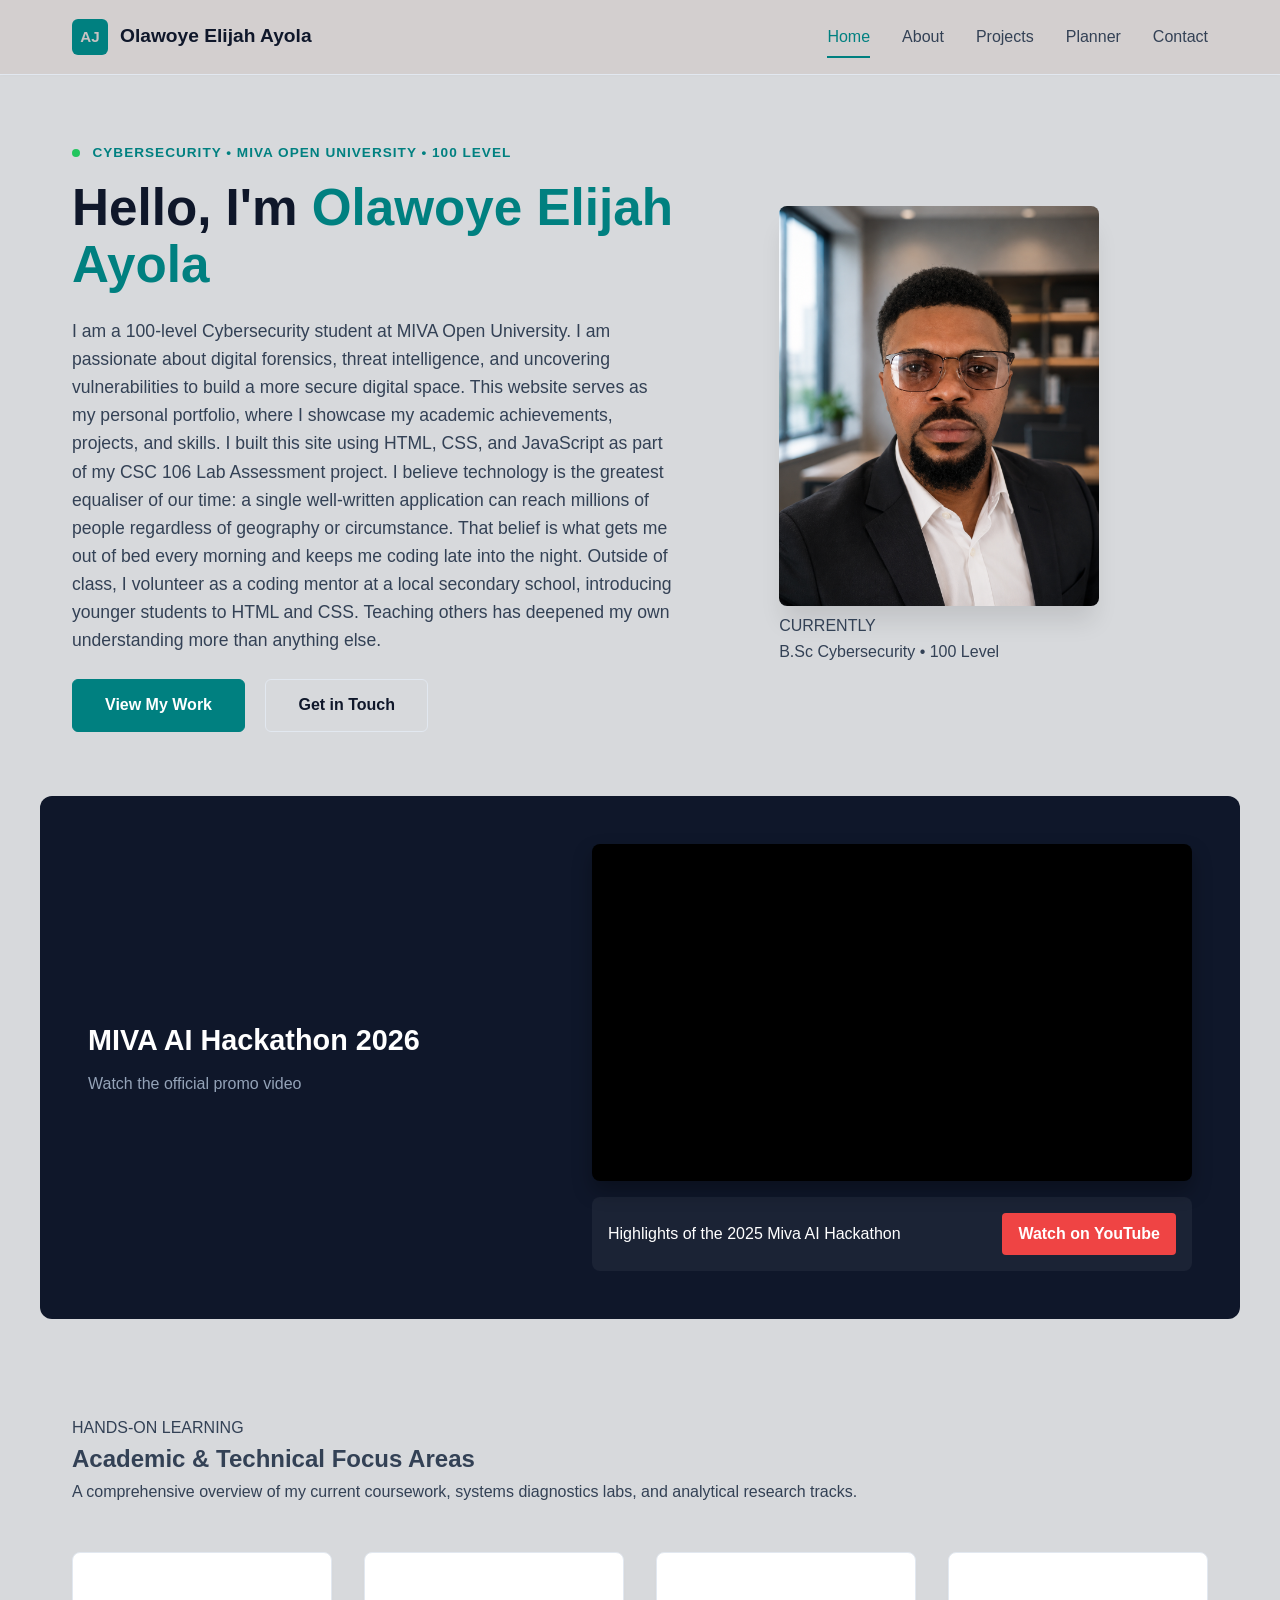
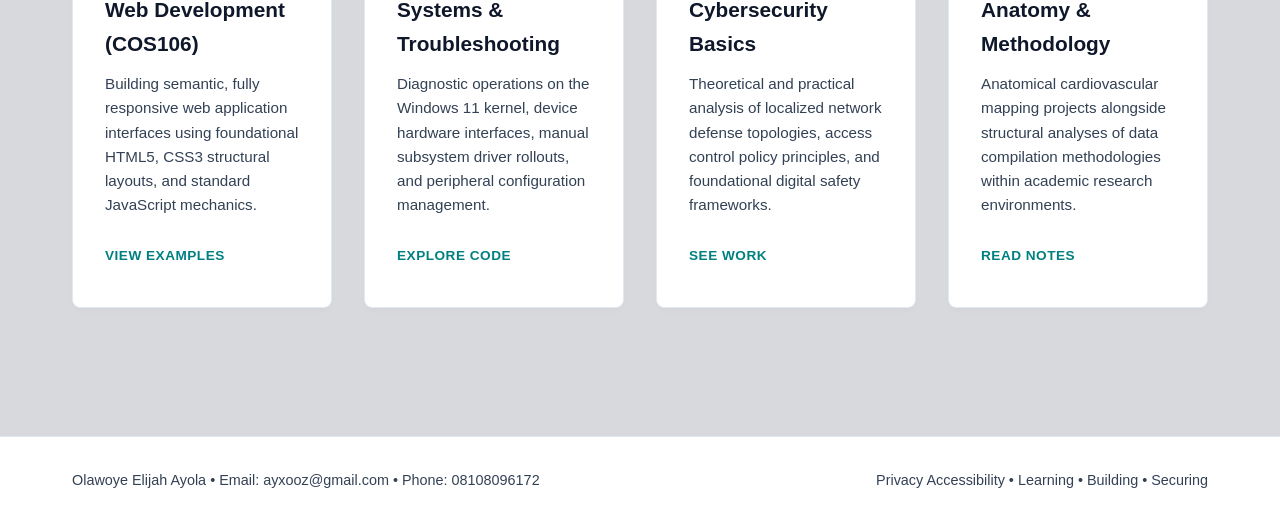
<file: index.html>
<!DOCTYPE html>
<html lang="en">
<head>
  <meta charset="UTF-8">
  <meta name="viewport" content="width=device-width, initial-scale=1.0">
  <title>Home | Olawoye Elijah Ayola Portfolio</title>
  <link rel="stylesheet" href="Css/style.css">
</head>
<body>

  <header>
    <nav>
      <a href="index.html">
        <div>
          <span>AJ</span>
        </div>
        <span>Olawoye Elijah Ayola</span>
      </a>
      <div>
        <a href="index.html" class="active">Home</a>
        <a href="about.html">About</a>
        <a href="projects.html">Projects</a>
        <a href="planner.html">Planner</a>
        <a href="contact.html">Contact</a>
      </div>
    </nav>
  </header>

  <main>
    <!-- Hero Section -->
    <section class="hero-section">
      <div>
        <div>
          <div class="status-indicator"></div>
          <span>CYBERSECURITY • MIVA OPEN UNIVERSITY • 100 LEVEL</span>
        </div>
        
        <h1>
          Hello, I'm <span>Olawoye Elijah Ayola</span>
        </h1>
        
        <p> I am a 100-level Cybersecurity student at MIVA Open University. I am passionate about digital forensics, threat intelligence, and uncovering vulnerabilities to build a more secure digital space.
           This website serves as my personal portfolio, where I showcase my academic achievements, projects, and skills. I built this site using HTML, CSS, and JavaScript as part of my CSC 106 Lab Assessment project.
              I believe technology is the greatest equaliser of our time:
             a single well-written application can reach millions of people regardless of geography or circumstance. That belief is what gets me out of bed every morning and keeps me coding late into the night.
             Outside of class, I volunteer as a coding mentor at a local secondary school, introducing younger students to HTML and CSS. Teaching others has deepened my own understanding more than anything else.
        </p>
        
        <div>
          <a href="projects.html" class="btn-primary">View My Work</a>
          <a href="contact.html" class="btn-secondary">Get in Touch</a>
        </div>
      </div>

      <div>
        <div class="image-container">
          <img alt="Olawoye Elijah Ayola - Workspace Environment and Profile Portrait" src="Img/profile10.png" style="max-width: 100%; border-radius: 8px;">
           <div>
            <div>
              <div class="icon-box"><i></i></div>
              <div>
                <div>CURRENTLY</div>
                <div>B.Sc Cybersecurity • 100 Level</div>
              </div>
            </div>
          </div>
        </div>
      </div>
    </section>

    <!-- Hackathon Section -->
    <section class="hackathon-section">
  <div>
    <h2>MIVA AI Hackathon 2026</h2>
    <p>Watch the official promo video</p>
  </div>
  <div style="width: 100%; max-width: 600px;">
    <div class="video-container" style="position: relative; padding-bottom: 56.25%; height: 0; overflow: hidden; border-radius: 8px; background: #000; box-shadow: 0 10px 20px rgba(0,0,0,0.3); margin-bottom: 1rem;">
      <iframe 
        src="https://www.youtube.com/embed/2FuYn7ednXk" 
        title="Highlights of the 2025 Miva AI Hackathon" 
        frameborder="0" 
        allow="accelerometer; autoplay; clipboard-write; encrypted-media; gyroscope; picture-in-picture; web-share" 
        allowfullscreen
        style="position: absolute; top: 0; left: 0; width: 100%; height: 100%; border: 0;">
      </iframe>
    </div>
    <div style="display: flex; justify-content: space-between; align-items: center; background: rgba(255,255,255,0.05); padding: 1rem; border-radius: 8px;">
      <div>
        <span>Highlights of the 2025 Miva AI Hackathon</span>
      </div>
      <a href="https://www.youtube.com/watch?v=2FuYn7ednXk" rel="noopener noreferrer" target="_blank" style="background-color: #ef4444; color: white; padding: 0.5rem 1rem; border-radius: 4px; font-weight: bold;">
        Watch on YouTube
      </a>
    </div>
  </div>
</section>

    <!-- Focus Areas / Cards Section -->
    <section class="services-section">
      <div>
        <div>
          <div>HANDS-ON LEARNING</div>
          <h2>Academic & Technical Focus Areas</h2>
        </div>
        <div>
          <p>
            A comprehensive overview of my current coursework, systems diagnostics labs, and analytical research tracks.
          </p>
        </div>
      </div>

      <div class="card-grid">
        <div>
          <div class="card-icon"><i></i></div>
          <h3>Web Development (COS106)</h3>
          <p>
            Building semantic, fully responsive web application interfaces using foundational HTML5, CSS3 structural layouts, and standard JavaScript mechanics.
          </p>
          <a href="projects.html">VIEW EXAMPLES <i></i></a>
        </div>

        <div>
          <div class="card-icon"><i></i></div>
          <h3>Systems & Troubleshooting</h3>
          <p>
            Diagnostic operations on the Windows 11 kernel, device hardware interfaces, manual subsystem driver rollouts, and peripheral configuration management.
          </p>
          <a href="projects.html">EXPLORE CODE <i></i></a>
        </div>

        <div>
          <div class="card-icon"><i></i></div>
          <h3>Cybersecurity Basics</h3>
          <p>
            Theoretical and practical analysis of localized network defense topologies, access control policy principles, and foundational digital safety frameworks.
          </p>
          <a href="projects.html">SEE WORK <i></i></a>
        </div>

        <div>
          <div class="card-icon"><i></i></div>
          <h3>Anatomy & Methodology</h3>
          <p>
            Anatomical cardiovascular mapping projects alongside structural analyses of data compilation methodologies within academic research environments.
          </p>
          <a href="projects.html">READ NOTES <i></i></a>
        </div>
      </div>
    </section>
  </main>

  <footer>
    <div>
      <div>
        <span>Olawoye Elijah Ayola</span>
        <span>•</span>
        <span>Email: ayxooz@gmail.com</span>
        <span>•</span>
        <span>Phone: 08108096172</span>
      </div>
      <div>
        <a href="#">Privacy</a>
        <a href="#">Accessibility</a>
        <span>•</span>
        <span>Learning • Building • Securing</span>
      </div>
    </div>
  </footer>

<script src="java/script.js"></script>
</body>
</html>
</file>
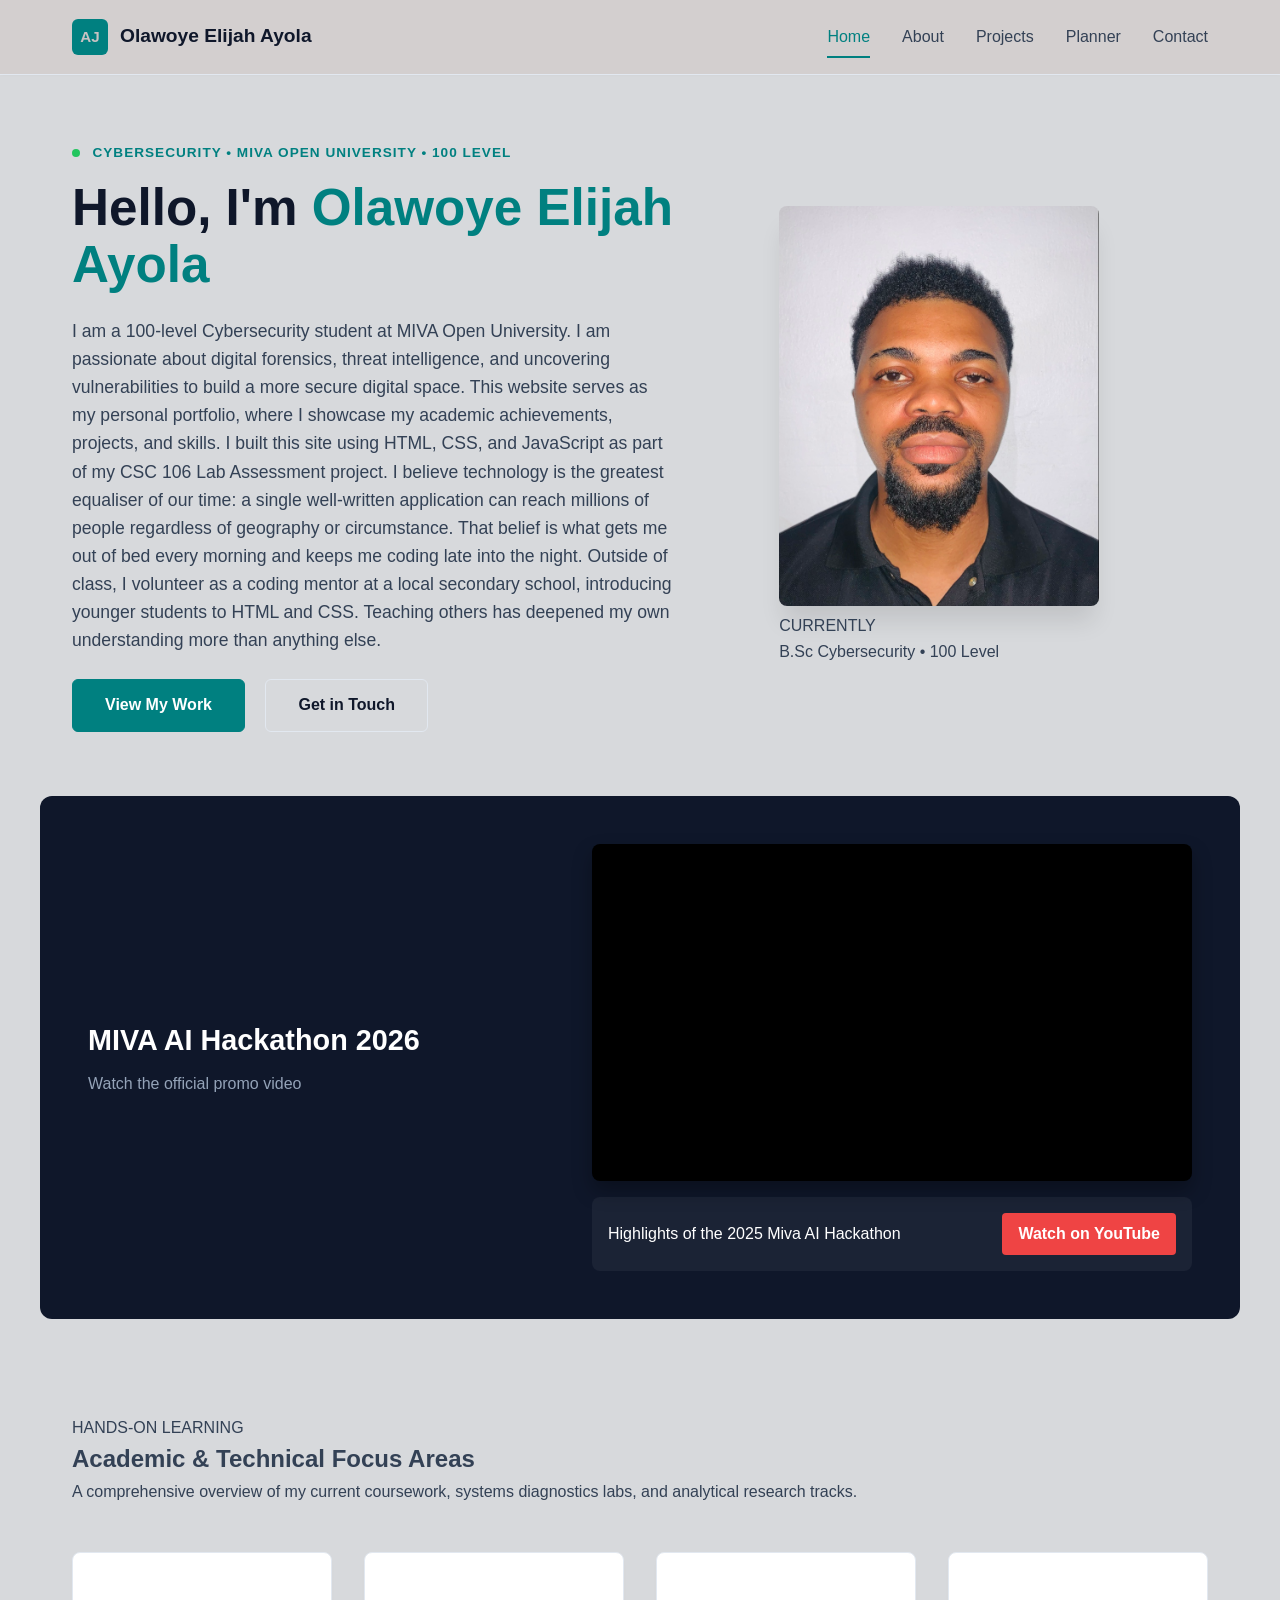
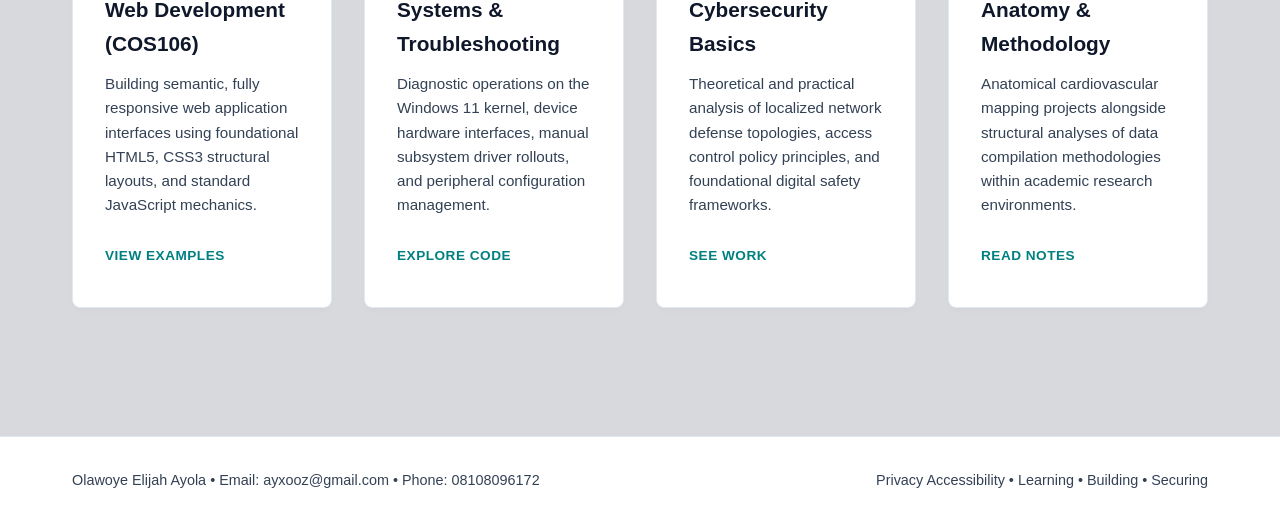
<file: Html/index.html>
<!DOCTYPE html>
<html lang="en">
<head>
  <meta charset="UTF-8">
  <meta name="viewport" content="width=device-width, initial-scale=1.0">
  <title>Home | Olawoye Elijah Ayola Portfolio</title>
  <link rel="stylesheet" href="Css/style.css">
</head>
<body>

  <header>
    <nav>
      <a href="index.html">
        <div>
          <span>AJ</span>
        </div>
        <span>Olawoye Elijah Ayola</span>
      </a>
      <div>
        <a href="index.html" class="active">Home</a>
        <a href="about.html">About</a>
        <a href="projects.html">Projects</a>
        <a href="planner.html">Planner</a>
        <a href="contact.html">Contact</a>
      </div>
    </nav>
  </header>

  <main>
    <!-- Hero Section -->
    <section class="hero-section">
      <div>
        <div>
          <div class="status-indicator"></div>
          <span>CYBERSECURITY • MIVA OPEN UNIVERSITY • 100 LEVEL</span>
        </div>
        
        <h1>
          Hello, I'm <span>Olawoye Elijah Ayola</span>
        </h1>
        
        <p> I am a 100-level Cybersecurity student at MIVA Open University. I am passionate about digital forensics, threat intelligence, and uncovering vulnerabilities to build a more secure digital space.
           This website serves as my personal portfolio, where I showcase my academic achievements, projects, and skills. I built this site using HTML, CSS, and JavaScript as part of my CSC 106 Lab Assessment project.
              I believe technology is the greatest equaliser of our time:
             a single well-written application can reach millions of people regardless of geography or circumstance. That belief is what gets me out of bed every morning and keeps me coding late into the night.
             Outside of class, I volunteer as a coding mentor at a local secondary school, introducing younger students to HTML and CSS. Teaching others has deepened my own understanding more than anything else.
        </p>
        
        <div>
          <a href="projects.html" class="btn-primary">View My Work</a>
          <a href="contact.html" class="btn-secondary">Get in Touch</a>
        </div>
      </div>

      <div>
        <div class="image-container">
          <img alt="Olawoye Elijah Ayola - Workspace Environment and Profile Portrait" src="Img/profile1.jpg" style="max-width: 100%; border-radius: 8px;">
           <div>
            <div>
              <div class="icon-box"><i></i></div>
              <div>
                <div>CURRENTLY</div>
                <div>B.Sc Cybersecurity • 100 Level</div>
              </div>
            </div>
          </div>
        </div>
      </div>
    </section>

    <!-- Hackathon Section -->
    <section class="hackathon-section">
  <div>
    <h2>MIVA AI Hackathon 2026</h2>
    <p>Watch the official promo video</p>
  </div>
  <div style="width: 100%; max-width: 600px;">
    <div class="video-container" style="position: relative; padding-bottom: 56.25%; height: 0; overflow: hidden; border-radius: 8px; background: #000; box-shadow: 0 10px 20px rgba(0,0,0,0.3); margin-bottom: 1rem;">
      <iframe 
        src="https://www.youtube.com/embed/2FuYn7ednXk" 
        title="Highlights of the 2025 Miva AI Hackathon" 
        frameborder="0" 
        allow="accelerometer; autoplay; clipboard-write; encrypted-media; gyroscope; picture-in-picture; web-share" 
        allowfullscreen
        style="position: absolute; top: 0; left: 0; width: 100%; height: 100%; border: 0;">
      </iframe>
    </div>
    <div style="display: flex; justify-content: space-between; align-items: center; background: rgba(255,255,255,0.05); padding: 1rem; border-radius: 8px;">
      <div>
        <span>Highlights of the 2025 Miva AI Hackathon</span>
      </div>
      <a href="https://www.youtube.com/watch?v=2FuYn7ednXk" rel="noopener noreferrer" target="_blank" style="background-color: #ef4444; color: white; padding: 0.5rem 1rem; border-radius: 4px; font-weight: bold;">
        Watch on YouTube
      </a>
    </div>
  </div>
</section>

    <!-- Focus Areas / Cards Section -->
    <section class="services-section">
      <div>
        <div>
          <div>HANDS-ON LEARNING</div>
          <h2>Academic & Technical Focus Areas</h2>
        </div>
        <div>
          <p>
            A comprehensive overview of my current coursework, systems diagnostics labs, and analytical research tracks.
          </p>
        </div>
      </div>

      <div class="card-grid">
        <div>
          <div class="card-icon"><i></i></div>
          <h3>Web Development (COS106)</h3>
          <p>
            Building semantic, fully responsive web application interfaces using foundational HTML5, CSS3 structural layouts, and standard JavaScript mechanics.
          </p>
          <a href="projects.html">VIEW EXAMPLES <i></i></a>
        </div>

        <div>
          <div class="card-icon"><i></i></div>
          <h3>Systems & Troubleshooting</h3>
          <p>
            Diagnostic operations on the Windows 11 kernel, device hardware interfaces, manual subsystem driver rollouts, and peripheral configuration management.
          </p>
          <a href="projects.html">EXPLORE CODE <i></i></a>
        </div>

        <div>
          <div class="card-icon"><i></i></div>
          <h3>Cybersecurity Basics</h3>
          <p>
            Theoretical and practical analysis of localized network defense topologies, access control policy principles, and foundational digital safety frameworks.
          </p>
          <a href="projects.html">SEE WORK <i></i></a>
        </div>

        <div>
          <div class="card-icon"><i></i></div>
          <h3>Anatomy & Methodology</h3>
          <p>
            Anatomical cardiovascular mapping projects alongside structural analyses of data compilation methodologies within academic research environments.
          </p>
          <a href="projects.html">READ NOTES <i></i></a>
        </div>
      </div>
    </section>
  </main>

  <footer>
    <div>
      <div>
        <span>Olawoye Elijah Ayola</span>
        <span>•</span>
        <span>Email: ayxooz@gmail.com</span>
        <span>•</span>
        <span>Phone: 08108096172</span>
      </div>
      <div>
        <a href="#">Privacy</a>
        <a href="#">Accessibility</a>
        <span>•</span>
        <span>Learning • Building • Securing</span>
      </div>
    </div>
  </footer>

<script src="java/script.js"></script>
</body>
</html>
</file>
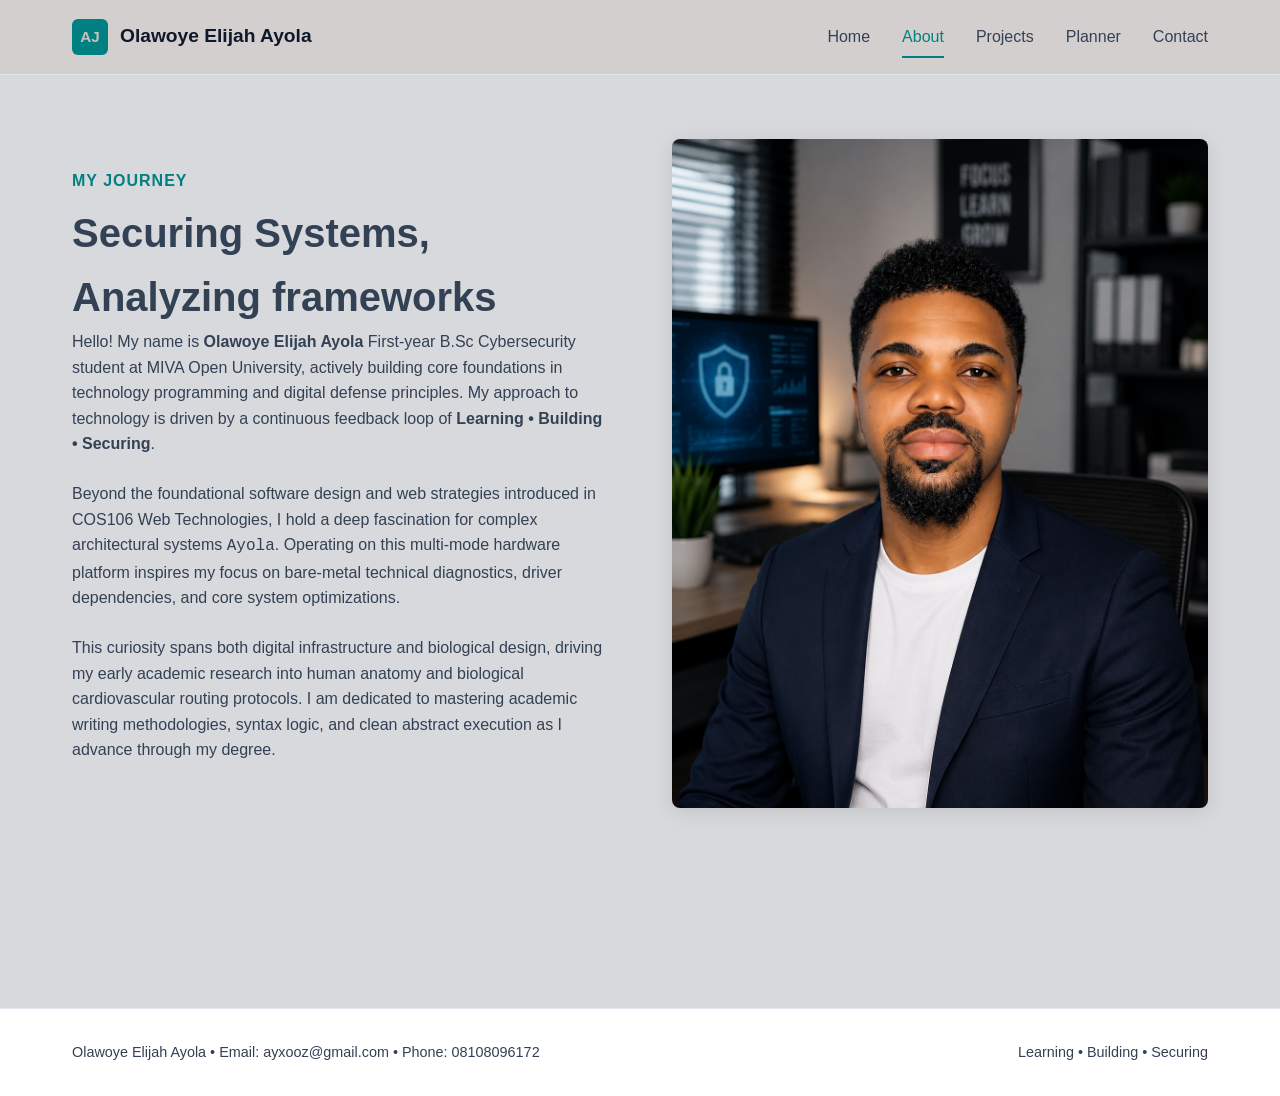
<file: about.html>
<!DOCTYPE html>
<html lang="en">
<head>
  <meta charset="UTF-8">
  <meta name="viewport" content="width=device-width, initial-scale=1.0">
  <title>About Me | Olawoye Elijah Ayola</title>
  <link class="registry" rel="stylesheet" href="Css/style.css">
</head>
<body>

  <header>
    <nav>
      <a href="index.html">
        <div><span>AJ</span></div>
        <span>Olawoye Elijah Ayola</span>
      </a>
      <div>
        <a href="index.html">Home</a>
        <a href="about.html" class="active">About</a>
        <a href="projects.html">Projects</a>
        <a href="planner.html">Planner</a>
        <a href="contact.html">Contact</a>
      </div>
    </nav>
  </header>

  <main style="padding: 4rem 2rem; max-width: 1200px; margin: 0 auto;">
    <section style="display: grid; grid-template-columns: 1fr 1fr; gap: 4rem; align-items: center;">
      <div>
        <span style="color: #008080; font-weight: bold; letter-spacing: 1px;">MY JOURNEY</span>
        <h1 style="font-size: 2.5rem; margin-top: 0.5rem;">Securing Systems, Analyzing frameworks</h1>
        <p style="line-height: 1.6; margin-bottom: 1.5rem;">
          Hello! My name is <strong>Olawoye Elijah Ayola</strong> First-year B.Sc Cybersecurity student at MIVA Open University, actively building core foundations in technology programming and digital defense principles. My approach to technology is driven by a continuous feedback loop of <strong>Learning • Building • Securing</strong>.
        </p>
        <p style="line-height: 1.6; margin-bottom: 1.5rem;">
          Beyond the foundational software design and web strategies introduced in COS106 Web Technologies, I hold a deep fascination for complex architectural systems <code>Ayola</code>. Operating on this multi-mode hardware platform inspires my focus on bare-metal technical diagnostics, driver dependencies, and core system optimizations.
        </p>
        <p style="line-height: 1.6; margin-bottom: 1.5rem;">
          This curiosity spans both digital infrastructure and biological design, driving my early academic research into human anatomy and biological cardiovascular routing protocols. I am dedicated to mastering academic writing methodologies, syntax logic, and clean abstract execution as I advance through my degree.
          </p>
      </div>
      <div style="text-align: center;">
        <img alt="Olawoye Elijah Ayola - Workspace Environment and Profile Portrait" src="Img/profile9.png" style="max-width: 100%; border-radius: 8px; box-shadow: 0 4px 20px rgba(0,0,0,0.1);">
      </div>
    </section>
  </main>

  <footer>
    <div>
      <div>
        <span>Olawoye Elijah Ayola</span> • <span>Email: ayxooz@gmail.com</span> • <span>Phone: 08108096172</span>
      </div>
      <div>
        <span>Learning • Building • Securing</span>
      </div>
    </div>
  </footer>

<script src="java/script.js"></script>
</body>
</html>
</file>
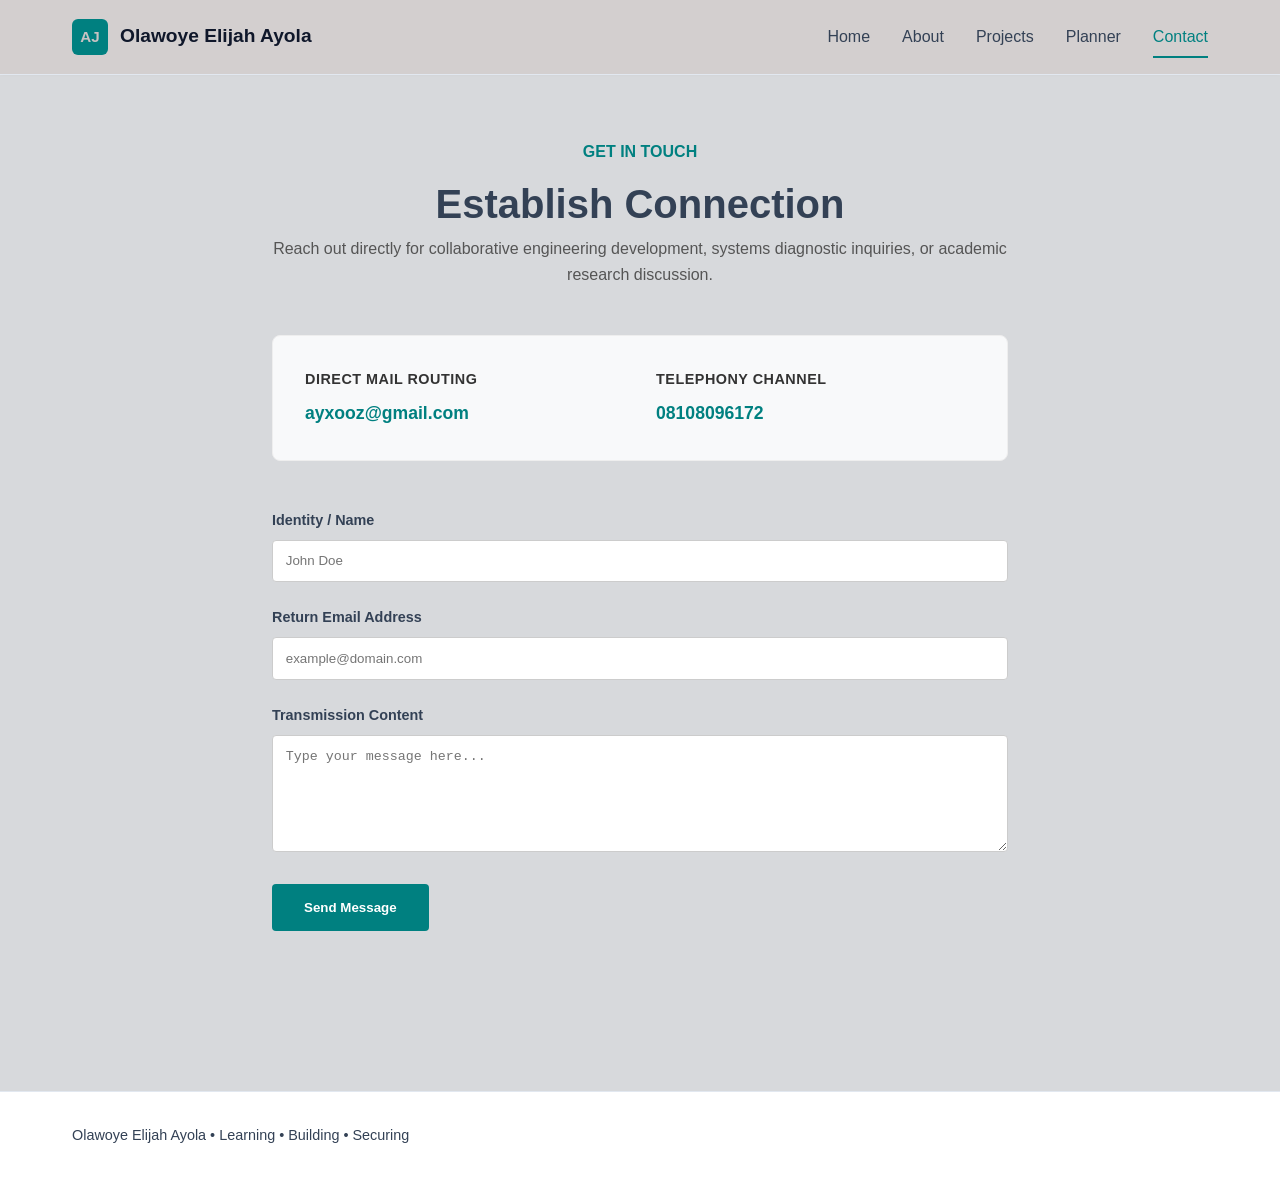
<file: contact.html>
<!DOCTYPE html>
<html lang="en">
<head>
  <meta charset="UTF-8">
  <meta name="viewport" content="width=device-width, initial-scale=1.0">
  <title>Contact | Olawoye Elijah Ayola</title>
  <link rel="stylesheet" href="Css/style.css">
</head>
<body>

  <header>
    <nav>
      <a href="index.html">
        <div><span>AJ</span></div>
        <span>Olawoye Elijah Ayola</span>
      </a>
      <div>
        <a href="index.html">Home</a>
        <a href="about.html">About</a>
        <a href="projects.html">Projects</a>
        <a href="planner.html">Planner</a>
        <a href="contact.html" class="active">Contact</a>
      </div>
    </nav>
  </header>

  <main style="padding: 4rem 2rem; max-width: 800px; margin: 0 auto;">
    <div style="text-align: center; margin-bottom: 3rem;">
      <span style="color: #008080; font-weight: bold;">GET IN TOUCH</span>
      <h1 style="font-size: 2.5rem; margin-top: 0.5rem;">Establish Connection</h1>
      <p style="color: #555;">Reach out directly for collaborative engineering development, systems diagnostic inquiries, or academic research discussion.</p>
    </div>

    <!-- Communication Coordinates -->
    <div style="background: #f8f9fa; padding: 2rem; border-radius: 8px; margin-bottom: 3rem; display: grid; grid-template-columns: 1fr 1fr; gap: 2rem; border: 1px solid #eee;">
      <div>
        <h4 style="margin: 0 0 0.5rem 0; color: #333; font-size: 0.9rem; text-transform: uppercase; letter-spacing: 0.5px;">Direct Mail Routing</h4>
        <a href="mailto:ayxoz@gmail.com" style="color: #008080; font-weight: bold; text-decoration: none; font-size: 1.1rem;">ayxooz@gmail.com</a>
      </div>
      <div>
        <h4 style="margin: 0 0 0.5rem 0; color: #333; font-size: 0.9rem; text-transform: uppercase; letter-spacing: 0.5px;">Telephony Channel</h4>
        <a href="tel:08108096172" style="color: #008080; font-weight: bold; text-decoration: none; font-size: 1.1rem;">08108096172</a>
      </div>
    </div>

    <!-- Modern Input Form Component -->
    <form style="display: grid; grid-template-columns: 1fr; gap: 1.5rem;" onsubmit="event.preventDefault();">
      <div>
        <label style="display: block; font-weight: bold; margin-bottom: 0.5rem; font-size: 0.9rem;">Identity / Name</label>
        <input type="text" placeholder="John Doe" required style="width: 100%; padding: 0.8rem; border: 1px solid #ccc; border-radius: 4px; box-sizing: border-box;">
      </div>
      <div>
        <label style="display: block; font-weight: bold; margin-bottom: 0.5rem; font-size: 0.9rem;">Return Email Address</label>
        <input type="email" placeholder="example@domain.com" required style="width: 100%; padding: 0.8rem; border: 1px solid #ccc; border-radius: 4px; box-sizing: border-box;">
      </div>
      <div>
        <label style="display: block; font-weight: bold; margin-bottom: 0.5rem; font-size: 0.9rem;">Transmission Content</label>
        <textarea rows="6" placeholder="Type your message here..." required style="width: 100%; padding: 0.8rem; border: 1px solid #ccc; border-radius: 4px; box-sizing: border-box; resize: vertical;"></textarea>
      </div>
      <button type="submit" style="background: #008080; color: white; font-weight: bold; border: none; padding: 1rem 2rem; border-radius: 4px; cursor: pointer; justify-self: start; transition: background 0.2s;">
        Send Message
      </button>
    </form>
  </main>

  <footer style="margin-top: 6rem;">
    <div>
      <div>
        <span>Olawoye Elijah Ayola</span> • <span>Learning • Building • Securing</span>
      </div>
    </div>
  </footer>
<script src="java/script.js"></script>
</body>
</html>
</file>
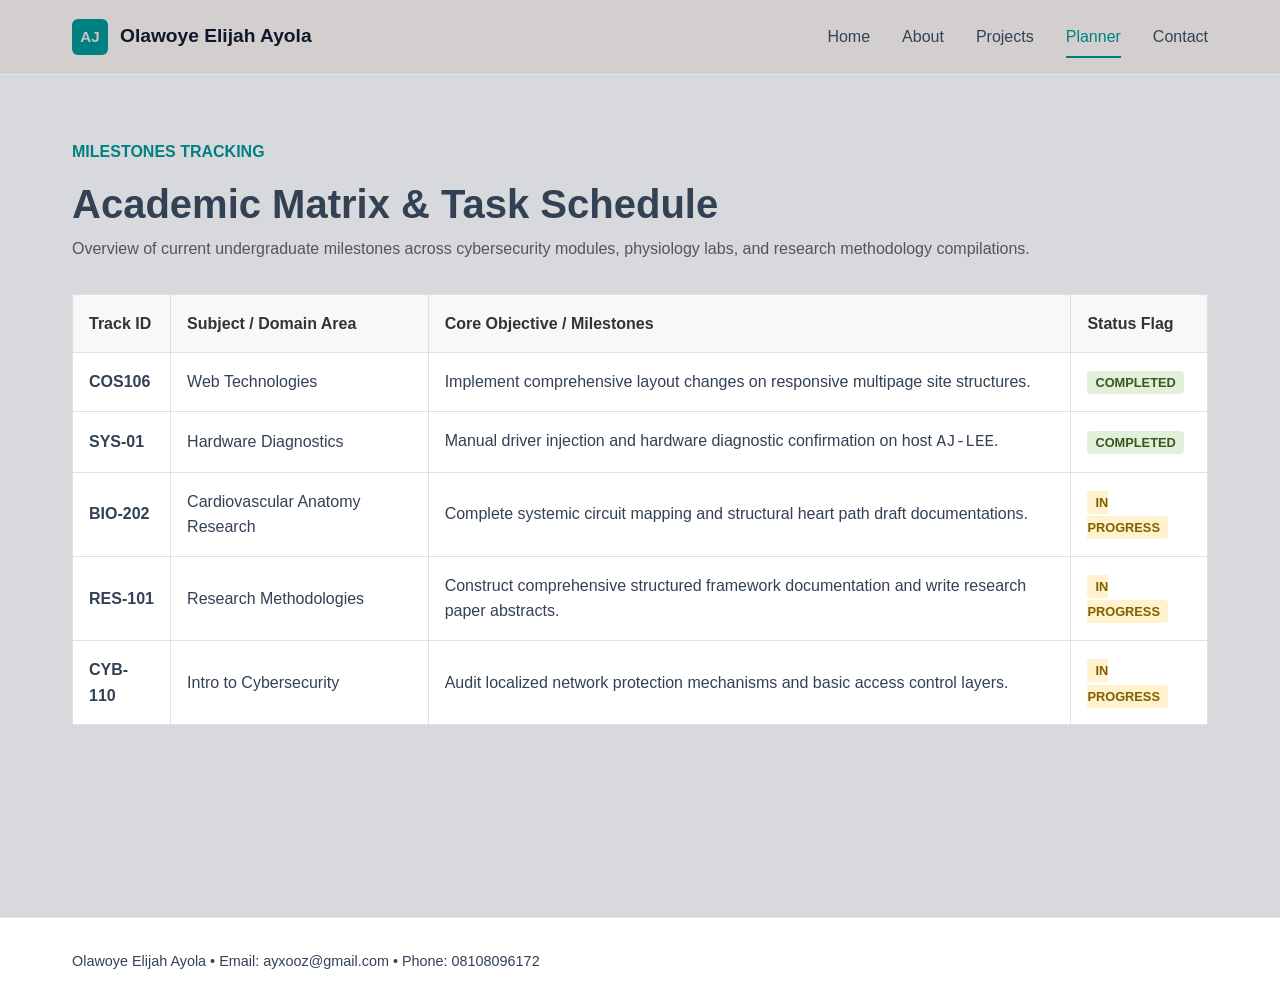
<file: planner.html>
<!DOCTYPE html>
<html lang="en">
<head>
  <meta charset="UTF-8">
  <meta name="viewport" content="width=device-width, initial-scale=1.0">
  <title>Academic Planner | Olawoye Elijah Ayola</title>
  <link rel="stylesheet" href="Css/style.css">
  <style>
    table { width: 100%; border-collapse: collapse; margin-top: 2rem; background: #fff; }
    th, td { border: 1px solid #e0e0e0; padding: 1rem; text-align: left; }
    th { background-color: #f7f9f9; color: #333; }
    .badge { padding: 4px 8px; border-radius: 4px; font-size: 0.8rem; font-weight: bold; }
    .badge-done { background: #e2f0d9; color: #385723; }
    .badge-progress { background: #fff2cc; color: #7f6000; }
  </style>
</head>
<body>

  <header>
    <nav>
      <a href="index.html">
        <div><span>AJ</span></div>
        <span>Olawoye Elijah Ayola</span>
      </a>
      <div>
        <a href="index.html">Home</a>
        <a href="about.html">About</a>
        <a href="projects.html">Projects</a>
        <a href="planner.html" class="active">Planner</a>
        <a href="contact.html">Contact</a>
      </div>
    </nav>
  </header>

  <main style="padding: 4rem 2rem; max-width: 1200px; margin: 0 auto;">
    <span style="color: #008080; font-weight: bold;">MILESTONES TRACKING</span>
    <h1 style="font-size: 2.5rem; margin-top: 0.5rem;">Academic Matrix & Task Schedule</h1>
    <p style="color: #555;">Overview of current undergraduate milestones across cybersecurity modules, physiology labs, and research methodology compilations.</p>

    <table>
      <thead>
        <tr>
          <th>Track ID</th>
          <th>Subject / Domain Area</th>
          <th>Core Objective / Milestones</th>
          <th>Status Flag</th>
        </tr>
      </thead>
      <tbody>
        <tr>
          <td><strong>COS106</strong></td>
          <td>Web Technologies</td>
          <td>Implement comprehensive layout changes on responsive multipage site structures.</td>
          <td><span class="badge badge-done">COMPLETED</span></td>
        </tr>
        <tr>
          <td><strong>SYS-01</strong></td>
          <td>Hardware Diagnostics</td>
          <td>Manual driver injection and hardware diagnostic confirmation on host <code>AJ-LEE</code>.</td>
          <td><span class="badge badge-done">COMPLETED</span></td>
        </tr>
        <tr>
          <td><strong>BIO-202</strong></td>
          <td>Cardiovascular Anatomy Research</td>
          <td>Complete systemic circuit mapping and structural heart path draft documentations.</td>
          <td><span class="badge badge-progress">IN PROGRESS</span></td>
        </tr>
        <tr>
          <td><strong>RES-101</strong></td>
          <td>Research Methodologies</td>
          <td>Construct comprehensive structured framework documentation and write research paper abstracts.</td>
          <td><span class="badge badge-progress">IN PROGRESS</span></td>
        </tr>
        <tr>
          <td><strong>CYB-110</strong></td>
          <td>Intro to Cybersecurity</td>
          <td>Audit localized network protection mechanisms and basic access control layers.</td>
          <td><span class="badge badge-progress">IN PROGRESS</span></td>
        </tr>
      </tbody>
    </table>
  </main>

  <footer>
    <div>
      <div>
        <span>Olawoye Elijah Ayola</span> • <span>Email: ayxooz@gmail.com</span> • <span>Phone: 08108096172</span>
      </div>
    </div>
  </footer>
<script src="java/script.js"></script>
</body>
</html>
</file>
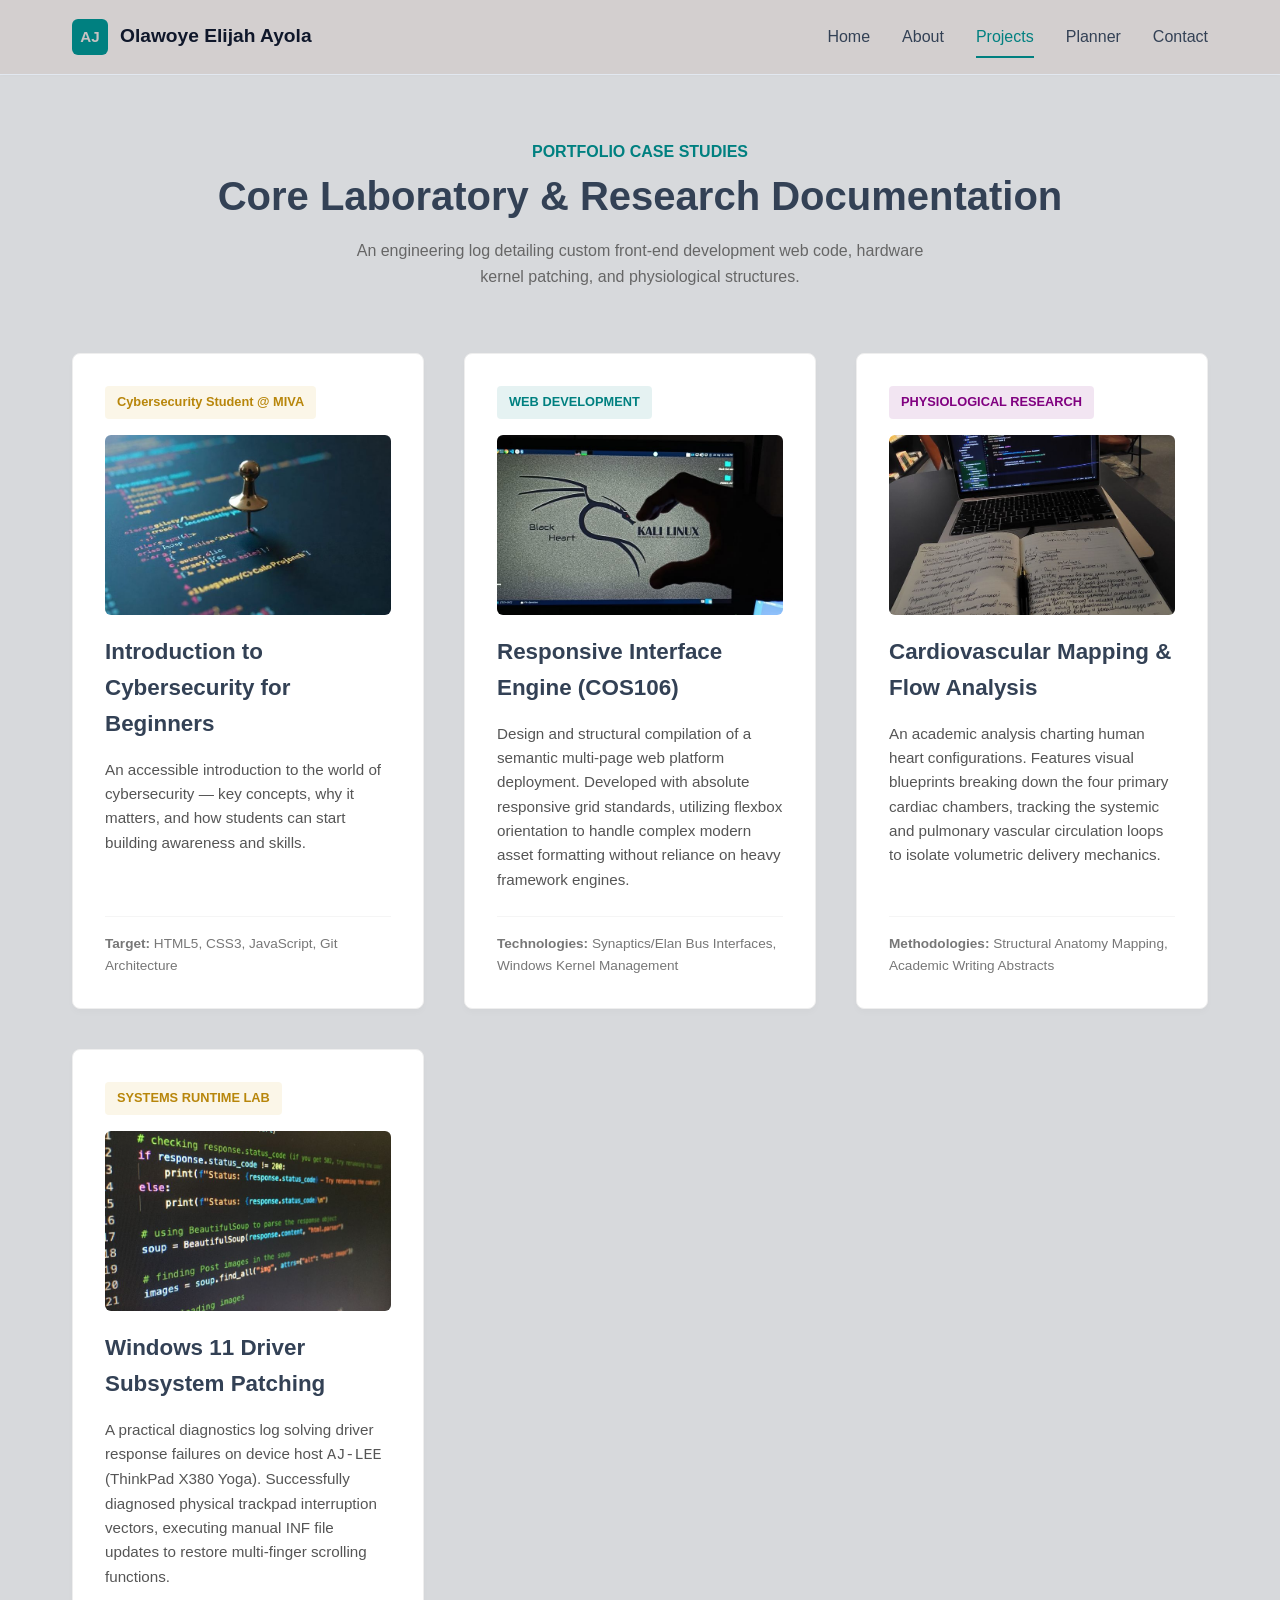
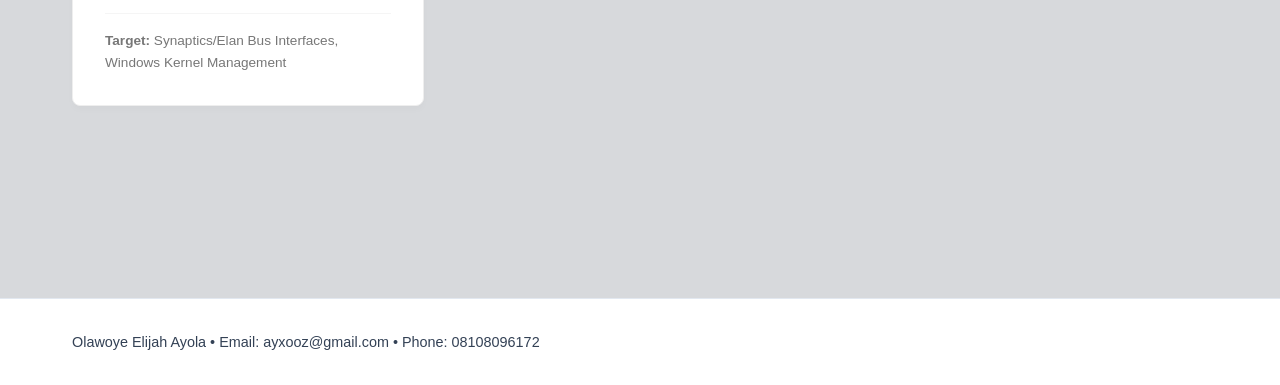
<file: projects.html>
<!DOCTYPE html>
<html lang="en">
<head>
  <meta charset="UTF-8">
  <meta name="viewport" content="width=device-width, initial-scale=1.0">
  <title>Projects | Olawoye Elijah Ayola</title>
  <link rel="stylesheet" href="Css/style.css">
</head>
<body>

  <header>
    <nav>
      <a href="index.html">
        <div><span>AJ</span></div>
        <span>Olawoye Elijah Ayola</span>
      </a>
      <div>
        <a href="index.html">Home</a>
        <a href="about.html">About</a>
        <a href="projects.html" class="active">Projects</a>
        <a href="planner.html">Planner</a>
        <a href="contact.html">Contact</a>
      </div>
    </nav>
  </header>

  <main style="padding: 4rem 2rem; max-width: 1200px; margin: 0 auto;">
    <div style="text-align: center; margin-bottom: 4rem;">
      <span style="color: #008080; font-weight: bold;">PORTFOLIO CASE STUDIES</span>
      <h1 style="font-size: 2.5rem;">Core Laboratory & Research Documentation</h1>
      <p style="color: #666; max-width: 600px; margin: 10px auto 0;">An engineering log detailing custom front-end development web code, hardware kernel patching, and physiological structures.</p>
    </div>

    <!-- Projects Grid Layout -->
    <div style="display: grid; grid-template-columns: repeat(auto-fit, minmax(350px, 1fr)); gap: 2.5rem;">
      
      <!-- Card 1 -->
    <div style="background: #fff; border: 1px solid #eee; border-radius: 8px; padding: 2rem; display: flex; flex-direction: column; justify-content: space-between; box-shadow: 0 4px 6px rgba(0,0,0,0.02);">
        <div>
          <div style="background: rgba(218,165,32,0.1); color: #b8860b; padding: 6px 12px; border-radius: 4px; display: inline-block; font-size: 0.8rem; font-weight: bold; margin-bottom: 1rem;">Cybersecurity Student @ MIVA</div>
          <div style="width:100%; height:180px; overflow:hidden; border-radius:6px; margin-bottom:1.2rem; background:#eee;">
            <img src="Img/profile4.jpg" alt="Driver Subsystem Patching Sandbox" style="width:100%; height:100%; object-fit:cover;">
          </div>
          <h3 style="font-size: 1.4rem; margin-bottom: 1rem;">Introduction to Cybersecurity for Beginners</h3>
          <p style="color: #555; line-height: 1.6; font-size: 0.95rem;">
            An accessible introduction to the world of cybersecurity — key concepts, why it matters, and how students can start building awareness and skills.
             </p>
        </div>
        <div style="margin-top: 1.5rem; border-top: 1px solid #f5f5f5; padding-top: 1rem; font-size: 0.85rem; color: #777;">
          <strong>Target:</strong>  HTML5, CSS3, JavaScript, Git Architecture   
        </div>
      </div>


      <!-- Card 2 -->
      <div style="background: #fff; border: 1px solid #eee; border-radius: 8px; padding: 2rem; display: flex; flex-direction: column; justify-content: space-between; box-shadow: 0 4px 6px rgba(0,0,0,0.02);">
        <div>
          <div style="background: rgba(0,128,128,0.1); color: #008080; padding: 6px 12px; border-radius: 4px; display: inline-block; font-size: 0.8rem; font-weight: bold; margin-bottom: 1rem;">WEB DEVELOPMENT</div>
          <div style="width:100%; height:180px; overflow:hidden; border-radius:6px; margin-bottom:1.2rem; background:#eee;">
            <img src="Img/profile8.jpg" alt="Responsive Interface Engine UI" style="width:100%; height:100%; object-fit:cover;">
          </div>
          <h3 style="font-size: 1.4rem; margin-bottom: 1rem;">Responsive Interface Engine (COS106)</h3>
          <p style="color: #555; line-height: 1.6; font-size: 0.95rem;">
            Design and structural compilation of a semantic multi-page web platform deployment. Developed with absolute responsive grid standards, utilizing flexbox orientation to handle complex modern asset formatting without reliance on heavy framework engines.
          </p>
        </div>
        <div style="margin-top: 1.5rem; border-top: 1px solid #f5f5f5; padding-top: 1rem; font-size: 0.85rem; color: #777;">
          <strong>Technologies:</strong> Synaptics/Elan Bus Interfaces, Windows Kernel Management
        </div>
      </div>

          <!-- Card 3 -->
      <div style="background: #fff; border: 1px solid #eee; border-radius: 8px; padding: 2rem; display: flex; flex-direction: column; justify-content: space-between; box-shadow: 0 4px 6px rgba(0,0,0,0.02);">
        <div>
          <div style="background: rgba(128,0,128,0.1); color: #800080; padding: 6px 12px; border-radius: 4px; display: inline-block; font-size: 0.8rem; font-weight: bold; margin-bottom: 1rem;">PHYSIOLOGICAL RESEARCH</div>
          <div style="width:100%; height:180px; overflow:hidden; border-radius:6px; margin-bottom:1.2rem; background:#eee;">
            <img src="Img/profile5.jpg" alt="Cardiovascular System Charting" style="width:100%; height:100%; object-fit:cover;">
          </div>
          <h3 style="font-size: 1.4rem; margin-bottom: 1rem;">Cardiovascular Mapping & Flow Analysis</h3>
          <p style="color: #555; line-height: 1.6; font-size: 0.95rem;">
            An academic analysis charting human heart configurations. Features visual blueprints breaking down the four primary cardiac chambers, tracking the systemic and pulmonary vascular circulation loops to isolate volumetric delivery mechanics.
          </p>
        </div>
        <div style="margin-top: 1.5rem; border-top: 1px solid #f5f5f5; padding-top: 1rem; font-size: 0.85rem; color: #777;">
          <strong>Methodologies:</strong> Structural Anatomy Mapping, Academic Writing Abstracts
        </div>
      </div>

        <!-- Card 4 -->
      <div style="background: #fff; border: 1px solid #eee; border-radius: 8px; padding: 2rem; display: flex; flex-direction: column; justify-content: space-between; box-shadow: 0 4px 6px rgba(0,0,0,0.02);">
        <div>
          <div style="background: rgba(218,165,32,0.1); color: #b8860b; padding: 6px 12px; border-radius: 4px; display: inline-block; font-size: 0.8rem; font-weight: bold; margin-bottom: 1rem;">SYSTEMS RUNTIME LAB</div>
          <div style="width:100%; height:180px; overflow:hidden; border-radius:6px; margin-bottom:1.2rem; background:#eee;">
            <img src="Img/profile2.jpg" alt="Driver Subsystem Patching Sandbox" style="width:100%; height:100%; object-fit:cover;">
          </div>
          <h3 style="font-size: 1.4rem; margin-bottom: 1rem;">Windows 11 Driver Subsystem Patching</h3>
          <p style="color: #555; line-height: 1.6; font-size: 0.95rem;">
            A practical diagnostics log solving driver response failures on device host <code>AJ-LEE</code> (ThinkPad X380 Yoga). Successfully diagnosed physical trackpad interruption vectors, executing manual INF file updates to restore multi-finger scrolling functions.
          </p>
        </div>
        <div style="margin-top: 1.5rem; border-top: 1px solid #f5f5f5; padding-top: 1rem; font-size: 0.85rem; color: #777;">
          <strong>Target:</strong> Synaptics/Elan Bus Interfaces, Windows Kernel Management
        </div>
      </div>

    </div>
  </main>

  <footer>
    <div>
      <div>
        <span>Olawoye Elijah Ayola</span> • <span>Email: ayxooz@gmail.com</span> • <span>Phone: 08108096172</span>
      </div>
    </div>
  </footer>
  
<script src="java/script.js"></script>
</body>
</html>
</file>
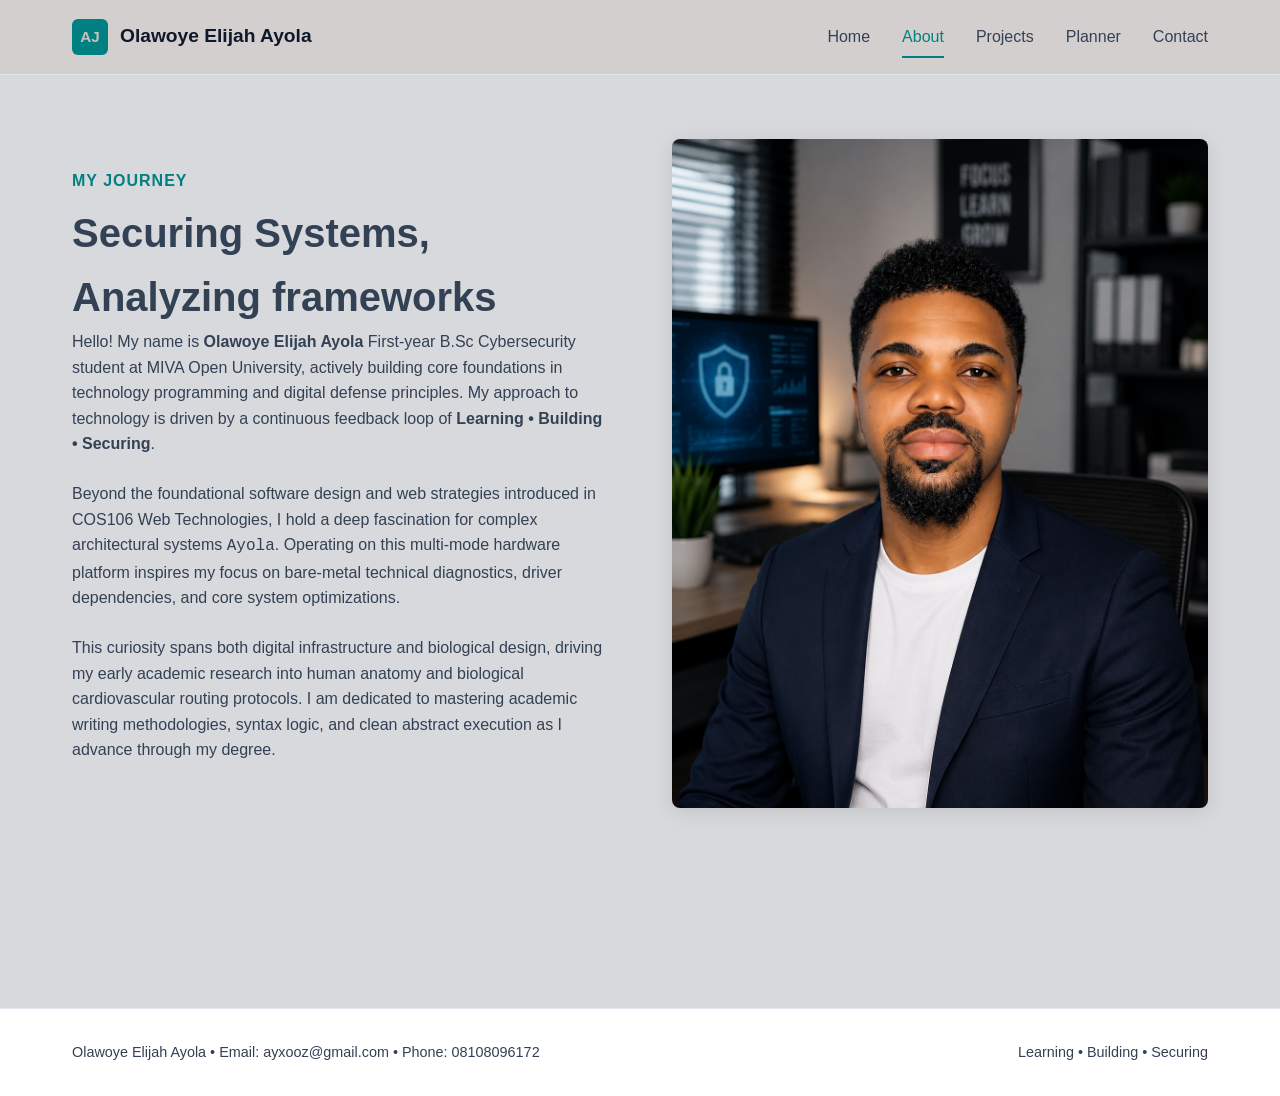
<file: Html/about.html>
<!DOCTYPE html>
<html lang="en">
<head>
  <meta charset="UTF-8">
  <meta name="viewport" content="width=device-width, initial-scale=1.0">
  <title>About Me | Olawoye Elijah Ayola</title>
  <link class="registry" rel="stylesheet" href="Css/style.css">
</head>
<body>

  <header>
    <nav>
      <a href="index.html">
        <div><span>AJ</span></div>
        <span>Olawoye Elijah Ayola</span>
      </a>
      <div>
        <a href="index.html">Home</a>
        <a href="about.html" class="active">About</a>
        <a href="projects.html">Projects</a>
        <a href="planner.html">Planner</a>
        <a href="contact.html">Contact</a>
      </div>
    </nav>
  </header>

  <main style="padding: 4rem 2rem; max-width: 1200px; margin: 0 auto;">
    <section style="display: grid; grid-template-columns: 1fr 1fr; gap: 4rem; align-items: center;">
      <div>
        <span style="color: #008080; font-weight: bold; letter-spacing: 1px;">MY JOURNEY</span>
        <h1 style="font-size: 2.5rem; margin-top: 0.5rem;">Securing Systems, Analyzing frameworks</h1>
        <p style="line-height: 1.6; margin-bottom: 1.5rem;">
          Hello! My name is <strong>Olawoye Elijah Ayola</strong> First-year B.Sc Cybersecurity student at MIVA Open University, actively building core foundations in technology programming and digital defense principles. My approach to technology is driven by a continuous feedback loop of <strong>Learning • Building • Securing</strong>.
        </p>
        <p style="line-height: 1.6; margin-bottom: 1.5rem;">
          Beyond the foundational software design and web strategies introduced in COS106 Web Technologies, I hold a deep fascination for complex architectural systems <code>Ayola</code>. Operating on this multi-mode hardware platform inspires my focus on bare-metal technical diagnostics, driver dependencies, and core system optimizations.
        </p>
        <p style="line-height: 1.6; margin-bottom: 1.5rem;">
          This curiosity spans both digital infrastructure and biological design, driving my early academic research into human anatomy and biological cardiovascular routing protocols. I am dedicated to mastering academic writing methodologies, syntax logic, and clean abstract execution as I advance through my degree.
          </p>
      </div>
      <div style="text-align: center;">
        <img alt="Olawoye Elijah Ayola - Workspace Environment and Profile Portrait" src="../Html/Img/profile9.png" style="max-width: 100%; border-radius: 8px; box-shadow: 0 4px 20px rgba(0,0,0,0.1);">
      </div>
    </section>
  </main>

  <footer>
    <div>
      <div>
        <span>Olawoye Elijah Ayola</span> • <span>Email: ayxooz@gmail.com</span> • <span>Phone: 08108096172</span>
      </div>
      <div>
        <span>Learning • Building • Securing</span>
      </div>
    </div>
  </footer>

<script src="java/script.js"></script>
</body>
</html>
</file>
<file: Css/style.css>
/* ==========================================================================
   1. VARIABLES & BASE STYLES
   ========================================================================== */
:root {
  --primary-color: #008080;       /* Crisp Teal Accent */
  --primary-hover: #006666;       /* Darker Teal for interactive hover states */
  --bg-dark: #0f172a;             /* Deep Slate Blue (Used for dark headers/accents) */
  --bg-light: #d7d9dc;            /* Off-white background for clean readability */
  --text-main: #334155;           /* Soft charcoal for body copy */
  --text-dark: #0f172a;           /* Sharp dark color for headings */
  --border-color: #e2e8f0;        /* Subtle divider borders */
  --card-bg: #ffffff;             /* Crisp white container backgrounds */
  --font-stack: -apple-system, BlinkMacSystemFont, "Segoe UI", Roboto, Helvetica, Arial, sans-serif;
}

* {
  box-sizing: border-box;
  margin: 0;
  padding: 0;
}

body {
  font-family: var(--font-stack);
  background-color: var(--bg-light);
  color: var(--text-main);
  line-height: 1.6;
  font-size: 16px;
}

a {
  text-decoration: none;
  color: inherit;
  transition: all 0.25s ease;
}

/* ==========================================================================
   2. HEADER NAVIGATION (Global Layout)
   ========================================================================== */
header {
  background-color: #d3cfcf;
  border-bottom: 1px solid var(--border-color);
  position: sticky;
  top: 0;
  z-index: 1000;
  box-shadow: 0 1px 3px rgba(0,0,0,0.02);
}

nav {
  max-width: 1200px;
  margin: 0 auto;
  padding: 1rem 2rem;
  display: flex;
  justify-content: space-between;
  align-items: center;
}

/* Branding/Logo */
nav > a:first-child {
  display: flex;
  align-items: center;
  gap: 0.75rem;
  font-weight: 700;
  color: var(--text-dark);
  font-size: 1.2rem;
}

nav > a:first-child div {
  background-color: var(--primary-color);
  color: #c8c2c2;
  width: 36px;
  height: 36px;
  display: flex;
  align-items: center;
  justify-content: center;
  border-radius: 6px;
  font-size: 0.95rem;
  font-weight: 800;
}

/* Navigation Links */
nav div:last-child {
  display: flex;
  gap: 2rem;
}

nav div a {
  font-weight: 500;
  color: var(--text-main);
  padding: 0.5rem 0;
  position: relative;
}

nav div a:hover, nav div a.active {
  color: var(--primary-color);
}

/* Underline effect for active/hover links */
nav div a::after {
  content: '';
  position: absolute;
  bottom: 0;
  left: 0;
  width: 0;
  height: 2px;
  background-color: var(--primary-color);
  transition: width 0.25s ease;
}

nav div a:hover::after, nav div a.active::after {
  width: 100%;
}

/* ==========================================================================
   3. HERO & MAIN HOME SECTION
   ========================================================================== */
.hero-section {
  max-width: 1200px;
  margin: 4rem auto;
  padding: 0 2rem;
  display: grid;
  grid-template-columns: 1.2fr 0.8fr;
  gap: 4rem;
  align-items: center;
}

.status-indicator {
  display: inline-block;
  width: 8px;
  height: 8px;
  background-color: #22c55e; /* Green for online/active system */
  border-radius: 50%;
  margin-right: 0.5rem;
}

.hero-section span {
  font-size: 0.85rem;
  font-weight: 700;
  letter-spacing: 1px;
  color: var(--primary-color);
}

.hero-section h1 {
  font-size: 3.2rem;
  color: var(--text-dark);
  line-height: 1.1;
  margin: 1rem 0 1.5rem;
}

.hero-section h1 span {
  font-size: inherit;
  letter-spacing: normal;
  color: var(--primary-color);
  display: inline;
}

.hero-section p {
  font-size: 1.1rem;
  margin-bottom: 1.5rem;
  max-width: 600px;
}

/* Buttons */
.btn-primary, .btn-secondary {
  display: inline-block;
  padding: 0.8rem 2rem;
  border-radius: 6px;
  font-weight: 600;
}

.btn-primary {
  background-color: var(--primary-color);
  color: #ffffff;
  margin-right: 1rem;
  border: 1px solid var(--primary-color);
}

.btn-primary:hover {
  background-color: var(--primary-hover);
  border-color: var(--primary-hover);
}

.btn-secondary {
  background-color: transparent;
  color: var(--text-dark);
  border: 1px solid var(--border-color);
}

.btn-secondary:hover {
  background-color: #f1f5f9;
  border-color: var(--text-dark);
}

/* Hero Portrait Styling */
.image-container {
  position: relative;
  justify-self: center;
}

.image-container img {
  width: 320px;
  height: 400px;
  object-fit: cover;
  border-radius: 12px;
  box-shadow: 0 20px 25px -5px rgba(0,0,0,0.1);
}

/* ==========================================================================
   4. CARD GRID LAYOUT (Focus Areas / Projects)
   ========================================================================== */
.services-section {
  max-width: 1200px;
  margin: 6rem auto;
  padding: 0 2rem;
}

.card-grid {
  display: grid;
  grid-template-columns: repeat(auto-fit, minmax(260px, 1fr));
  gap: 2rem;
  margin-top: 3rem;
}

.card-grid > div {
  background-color: var(--card-bg);
  border: 1px solid var(--border-color);
  padding: 2.5rem 2rem;
  border-radius: 8px;
  box-shadow: 0 4px 6px -1px rgba(0,0,0,0.02);
  transition: transform 0.3s ease, box-shadow 0.3s ease;
}

.card-grid > div:hover {
  transform: translateY(-5px);
  box-shadow: 0 10px 15px -3px rgba(0,0,0,0.05);
  border-color: var(--primary-color);
}

.card-grid h3 {
  font-size: 1.3rem;
  color: var(--text-dark);
  margin-bottom: 0.75rem;
}

.card-grid p {
  font-size: 0.95rem;
  color: var(--text-main);
  margin-bottom: 1.5rem;
}

.card-grid a {
  font-size: 0.85rem;
  font-weight: 700;
  color: var(--primary-color);
  letter-spacing: 0.5px;
}

/* ==========================================================================
   5. MIVA AI HACKATHON SECTION
   ========================================================================== */
.hackathon-section {
  background-color: var(--bg-dark);
  color: #ffffff;
  max-width: 1200px;
  margin: 4rem auto;
  padding: 3rem;
  border-radius: 12px;
  display: flex;
  justify-content: space-between;
  align-items: center;
  flex-wrap: wrap;
  gap: 2rem;
}

.hackathon-section h2 {
  font-size: 1.8rem;
  margin-bottom: 0.5rem;
}

.hackathon-section p {
  color: #94a3b8;
}

/* ==========================================================================
   6. GLOBAL FOOTER STRIP
   ========================================================================== */
footer {
  background-color: #ffffff;
  border-top: 1px solid var(--border-color);
  margin-top: 8rem;
  padding: 2rem 0;
}

footer > div {
  max-width: 1200px;
  margin: 0 auto;
  padding: 0 2rem;
  display: flex;
  justify-content: space-between;
  align-items: center;
  flex-wrap: wrap;
  gap: 1rem;
  font-size: 0.9rem;
  color: var(--text-main);
}

/* ==========================================================================
   7. MEDIA QUERIES (Responsive Layout Tweaks)
   ========================================================================== */
@media (max-width: 968px) {
  .hero-section {
    grid-template-columns: 1fr;
    text-align: center;
    margin: 2rem auto;
  }
  
  .hero-section p {
    margin-left: auto;
    margin-right: auto;
  }
  
  .image-container {
    order: -1; /* Puts image above text on smaller screens */
  }
  
  .hackathon-section {
    flex-direction: column;
    text-align: center;
  }
}

@media (max-width: 640px) {
  nav {
    flex-direction: column;
    gap: 1rem;
  }
  
  nav div:last-child {
    gap: 1.25rem;
  }
  
  .hero-section h1 {
    font-size: 2.2rem;
  }
}
</file>
<file: Html/Css/style.css>
/* ==========================================================================
   1. VARIABLES & BASE STYLES
   ========================================================================== */
:root {
  --primary-color: #008080;       /* Crisp Teal Accent */
  --primary-hover: #006666;       /* Darker Teal for interactive hover states */
  --bg-dark: #0f172a;             /* Deep Slate Blue (Used for dark headers/accents) */
  --bg-light: #d7d9dc;            /* Off-white background for clean readability */
  --text-main: #334155;           /* Soft charcoal for body copy */
  --text-dark: #0f172a;           /* Sharp dark color for headings */
  --border-color: #e2e8f0;        /* Subtle divider borders */
  --card-bg: #ffffff;             /* Crisp white container backgrounds */
  --font-stack: -apple-system, BlinkMacSystemFont, "Segoe UI", Roboto, Helvetica, Arial, sans-serif;
}

* {
  box-sizing: border-box;
  margin: 0;
  padding: 0;
}

body {
  font-family: var(--font-stack);
  background-color: var(--bg-light);
  color: var(--text-main);
  line-height: 1.6;
  font-size: 16px;
}

a {
  text-decoration: none;
  color: inherit;
  transition: all 0.25s ease;
}

/* ==========================================================================
   2. HEADER NAVIGATION (Global Layout)
   ========================================================================== */
header {
  background-color: #d3cfcf;
  border-bottom: 1px solid var(--border-color);
  position: sticky;
  top: 0;
  z-index: 1000;
  box-shadow: 0 1px 3px rgba(0,0,0,0.02);
}

nav {
  max-width: 1200px;
  margin: 0 auto;
  padding: 1rem 2rem;
  display: flex;
  justify-content: space-between;
  align-items: center;
}

/* Branding/Logo */
nav > a:first-child {
  display: flex;
  align-items: center;
  gap: 0.75rem;
  font-weight: 700;
  color: var(--text-dark);
  font-size: 1.2rem;
}

nav > a:first-child div {
  background-color: var(--primary-color);
  color: #c8c2c2;
  width: 36px;
  height: 36px;
  display: flex;
  align-items: center;
  justify-content: center;
  border-radius: 6px;
  font-size: 0.95rem;
  font-weight: 800;
}

/* Navigation Links */
nav div:last-child {
  display: flex;
  gap: 2rem;
}

nav div a {
  font-weight: 500;
  color: var(--text-main);
  padding: 0.5rem 0;
  position: relative;
}

nav div a:hover, nav div a.active {
  color: var(--primary-color);
}

/* Underline effect for active/hover links */
nav div a::after {
  content: '';
  position: absolute;
  bottom: 0;
  left: 0;
  width: 0;
  height: 2px;
  background-color: var(--primary-color);
  transition: width 0.25s ease;
}

nav div a:hover::after, nav div a.active::after {
  width: 100%;
}

/* ==========================================================================
   3. HERO & MAIN HOME SECTION
   ========================================================================== */
.hero-section {
  max-width: 1200px;
  margin: 4rem auto;
  padding: 0 2rem;
  display: grid;
  grid-template-columns: 1.2fr 0.8fr;
  gap: 4rem;
  align-items: center;
}

.status-indicator {
  display: inline-block;
  width: 8px;
  height: 8px;
  background-color: #22c55e; /* Green for online/active system */
  border-radius: 50%;
  margin-right: 0.5rem;
}

.hero-section span {
  font-size: 0.85rem;
  font-weight: 700;
  letter-spacing: 1px;
  color: var(--primary-color);
}

.hero-section h1 {
  font-size: 3.2rem;
  color: var(--text-dark);
  line-height: 1.1;
  margin: 1rem 0 1.5rem;
}

.hero-section h1 span {
  font-size: inherit;
  letter-spacing: normal;
  color: var(--primary-color);
  display: inline;
}

.hero-section p {
  font-size: 1.1rem;
  margin-bottom: 1.5rem;
  max-width: 600px;
}

/* Buttons */
.btn-primary, .btn-secondary {
  display: inline-block;
  padding: 0.8rem 2rem;
  border-radius: 6px;
  font-weight: 600;
}

.btn-primary {
  background-color: var(--primary-color);
  color: #ffffff;
  margin-right: 1rem;
  border: 1px solid var(--primary-color);
}

.btn-primary:hover {
  background-color: var(--primary-hover);
  border-color: var(--primary-hover);
}

.btn-secondary {
  background-color: transparent;
  color: var(--text-dark);
  border: 1px solid var(--border-color);
}

.btn-secondary:hover {
  background-color: #f1f5f9;
  border-color: var(--text-dark);
}

/* Hero Portrait Styling */
.image-container {
  position: relative;
  justify-self: center;
}

.image-container img {
  width: 320px;
  height: 400px;
  object-fit: cover;
  border-radius: 12px;
  box-shadow: 0 20px 25px -5px rgba(0,0,0,0.1);
}

/* ==========================================================================
   4. CARD GRID LAYOUT (Focus Areas / Projects)
   ========================================================================== */
.services-section {
  max-width: 1200px;
  margin: 6rem auto;
  padding: 0 2rem;
}

.card-grid {
  display: grid;
  grid-template-columns: repeat(auto-fit, minmax(260px, 1fr));
  gap: 2rem;
  margin-top: 3rem;
}

.card-grid > div {
  background-color: var(--card-bg);
  border: 1px solid var(--border-color);
  padding: 2.5rem 2rem;
  border-radius: 8px;
  box-shadow: 0 4px 6px -1px rgba(0,0,0,0.02);
  transition: transform 0.3s ease, box-shadow 0.3s ease;
}

.card-grid > div:hover {
  transform: translateY(-5px);
  box-shadow: 0 10px 15px -3px rgba(0,0,0,0.05);
  border-color: var(--primary-color);
}

.card-grid h3 {
  font-size: 1.3rem;
  color: var(--text-dark);
  margin-bottom: 0.75rem;
}

.card-grid p {
  font-size: 0.95rem;
  color: var(--text-main);
  margin-bottom: 1.5rem;
}

.card-grid a {
  font-size: 0.85rem;
  font-weight: 700;
  color: var(--primary-color);
  letter-spacing: 0.5px;
}

/* ==========================================================================
   5. MIVA AI HACKATHON SECTION
   ========================================================================== */
.hackathon-section {
  background-color: var(--bg-dark);
  color: #ffffff;
  max-width: 1200px;
  margin: 4rem auto;
  padding: 3rem;
  border-radius: 12px;
  display: flex;
  justify-content: space-between;
  align-items: center;
  flex-wrap: wrap;
  gap: 2rem;
}

.hackathon-section h2 {
  font-size: 1.8rem;
  margin-bottom: 0.5rem;
}

.hackathon-section p {
  color: #94a3b8;
}

/* ==========================================================================
   6. GLOBAL FOOTER STRIP
   ========================================================================== */
footer {
  background-color: #ffffff;
  border-top: 1px solid var(--border-color);
  margin-top: 8rem;
  padding: 2rem 0;
}

footer > div {
  max-width: 1200px;
  margin: 0 auto;
  padding: 0 2rem;
  display: flex;
  justify-content: space-between;
  align-items: center;
  flex-wrap: wrap;
  gap: 1rem;
  font-size: 0.9rem;
  color: var(--text-main);
}

/* ==========================================================================
   7. MEDIA QUERIES (Responsive Layout Tweaks)
   ========================================================================== */
@media (max-width: 968px) {
  .hero-section {
    grid-template-columns: 1fr;
    text-align: center;
    margin: 2rem auto;
  }
  
  .hero-section p {
    margin-left: auto;
    margin-right: auto;
  }
  
  .image-container {
    order: -1; /* Puts image above text on smaller screens */
  }
  
  .hackathon-section {
    flex-direction: column;
    text-align: center;
  }
}

@media (max-width: 640px) {
  nav {
    flex-direction: column;
    gap: 1rem;
  }
  
  nav div:last-child {
    gap: 1.25rem;
  }
  
  .hero-section h1 {
    font-size: 2.2rem;
  }
}
</file>
